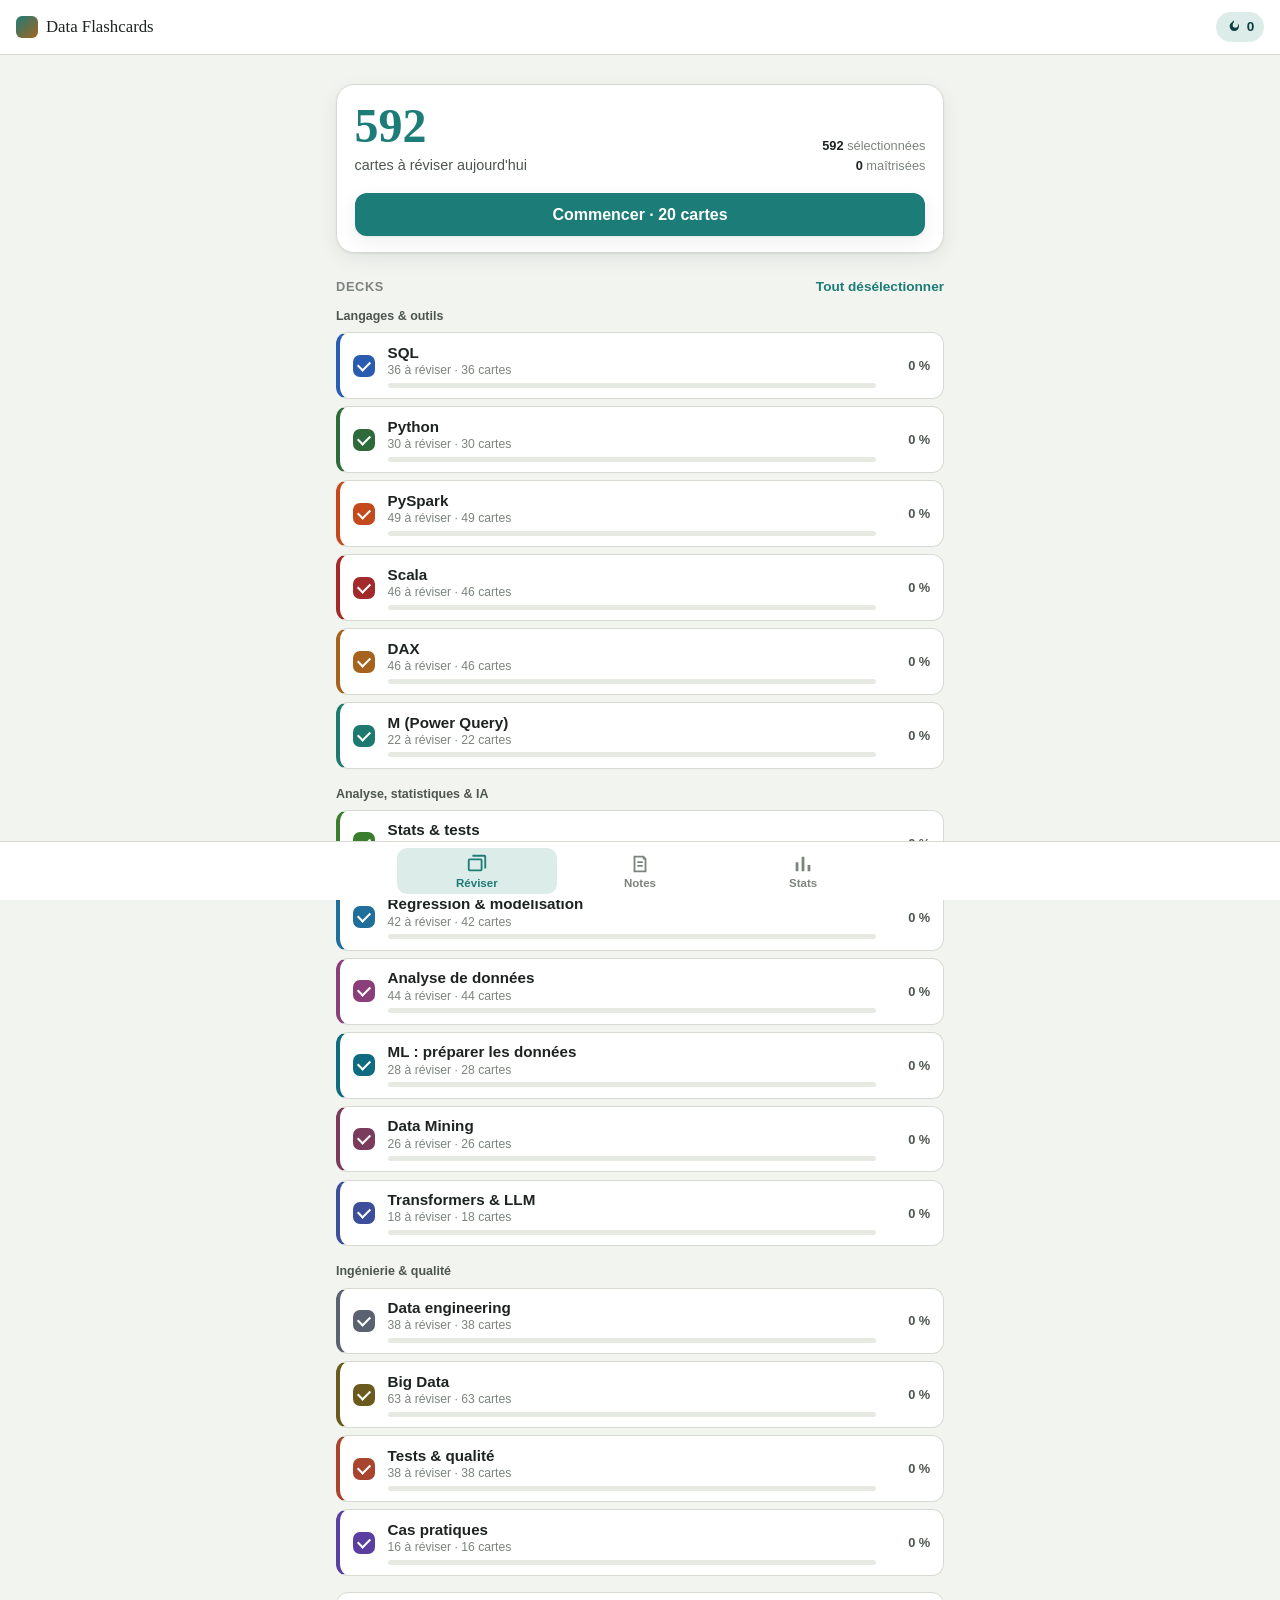
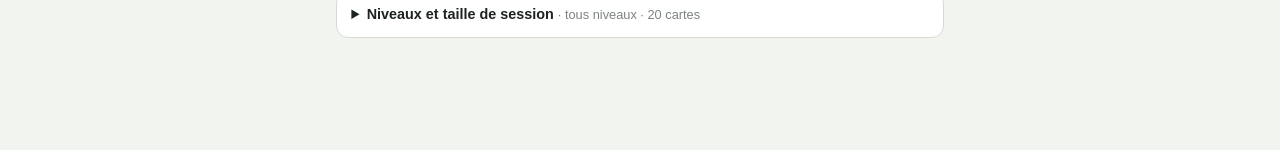
<file: index.html>
<!doctype html>
<html lang="fr">
<head>
<meta charset="UTF-8" />
<meta name="viewport" content="width=device-width, initial-scale=1, viewport-fit=cover" />
<title>Data Flashcards — SQL, M, DAX, PySpark, Scala</title>
<meta name="description" content="Révise SQL, Power Query M, DAX, PySpark et Scala avec des flashcards à répétition espacée." />
<meta name="theme-color" content="#1c7c77" />
<link rel="manifest" href="manifest.webmanifest" />
<link rel="icon" href="icons/icon-192.png" />
<link rel="apple-touch-icon" href="icons/icon-192.png" />
<meta name="apple-mobile-web-app-capable" content="yes" />
<meta name="apple-mobile-web-app-status-bar-style" content="black-translucent" />
<link rel="stylesheet" href="css/style.css" />
</head>
<body>

<header class="topbar">
  <div class="brand">
    <span class="brand-mark" aria-hidden="true"></span>
    <span class="brand-name">Data Flashcards</span>
  </div>
  <div class="topbar-actions">
    <div class="streak-pill" id="streakPill" title="Série de jours consécutifs">
      <svg viewBox="0 0 24 24" width="16" height="16"><path fill="currentColor" d="M12 2c1 3-2 4-2 7a4 4 0 0 0 8 0c0-1-.3-2-.8-2.7.9.6 2.3 2 2.3 4.7a7 7 0 1 1-14 0C5.5 6.5 9.5 5 12 2Z"/></svg>
      <span id="streakCount">0</span>
    </div>
  </div>
</header>

<main id="app">

  <!-- ===== ÉCRAN ACCUEIL ===== -->
  <section id="screenHome" class="screen">
    <div class="hero">
      <div class="hero-row">
        <div>
          <div class="hero-num" id="statDue">0</div>
          <div class="hero-label">cartes à réviser aujourd'hui</div>
        </div>
        <div class="hero-side">
          <div><strong id="statSelected">0</strong> sélectionnées</div>
          <div><strong id="statMastered">0</strong> maîtrisées</div>
        </div>
      </div>
      <button id="btnStart" class="btn-primary btn-big" type="button">Commencer la session</button>
      <p class="hint" id="startHint"></p>
    </div>

    <div class="section-head">
      <h2 class="panel-title">Decks</h2>
      <button id="btnToggleAll" class="link-btn" type="button">Tout sélectionner</button>
    </div>
    <div id="deckGroups"></div>

    <details class="options" id="sessionOptions">
      <summary>Niveaux et taille de session <span id="optionsSummary"></span></summary>
      <div class="options-body">
        <h3 class="panel-title">Niveau</h3>
        <div class="chip-row" id="niveauChips"></div>
        <h3 class="panel-title">Taille de session</h3>
        <div class="chip-row" id="sizeChips">
          <button class="chip" data-size="10">10</button>
          <button class="chip chip-active" data-size="20">20</button>
          <button class="chip" data-size="40">40</button>
          <button class="chip" data-size="0">Tout</button>
        </div>
      </div>
    </details>
  </section>

  <section id="screenNotesList" class="screen">
    <h2 class="screen-title">Notes de cours</h2>
    <p class="screen-sub">Synthèses de tes cours avec schémas, exemples et pièges, liées à leurs cartes.</p>
    <div id="notesList" class="notes-list"></div>
    <p class="hint hint-left" id="notesEmpty" hidden>Aucun cours importé pour l'instant. Dans Claude Code : <code>/notes-de-cours chemin/du/cours.pdf</code></p>
  </section>

  <!-- ===== ÉCRAN SESSION ===== -->
  <section id="screenSession" class="screen">
    <div class="session-bar">
      <button id="btnQuit" class="icon-btn" type="button" aria-label="Quitter la session">
        <svg viewBox="0 0 24 24" width="20" height="20"><path fill="currentColor" d="M6.4 19 5 17.6 10.6 12 5 6.4 6.4 5 12 10.6 17.6 5 19 6.4 13.4 12 19 17.6 17.6 19 12 13.4Z"/></svg>
      </button>
      <div class="progress-track"><div class="progress-fill" id="progressFill"></div></div>
      <span class="progress-count" id="progressCount">0/0</span>
    </div>

    <div class="card-stage">
      <div class="card-tags">
        <span class="tag-langue" id="cardLangueTag">SQL</span>
        <span class="tag-niveau" id="cardNiveauTag">fondamentaux</span>
      </div>

      <div class="flashcard" id="flashcard">
        <div class="flashcard-front">
          <p class="q-text" id="questionText"></p>
          <pre class="q-code" id="questionCode" hidden></pre>
        </div>
        <div class="flashcard-back" id="flashcardBack" hidden>
          <div class="a-text" id="answerText"></div>
        </div>
      </div>

      <div class="qcm-choices" id="qcmChoices" hidden></div>

      <button id="btnReveal" class="btn-primary btn-big" type="button">Voir la réponse</button>
      <span class="kbd-hint" id="kbdHint">Espace : voir la réponse · 1 à 4 : noter</span>

      <div class="rating-row" id="ratingRow" hidden>
        <button class="rate-btn rate-again" data-rating="again" type="button"><span>Encore</span><small>&lt;1 j</small></button>
        <button class="rate-btn rate-hard" data-rating="hard" type="button"><span>Difficile</span><small id="ratePreviewHard"></small></button>
        <button class="rate-btn rate-good" data-rating="good" type="button"><span>Bien</span><small id="ratePreviewGood"></small></button>
        <button class="rate-btn rate-easy" data-rating="easy" type="button"><span>Facile</span><small id="ratePreviewEasy"></small></button>
      </div>
    </div>
  </section>

  <!-- ===== ÉCRAN FIN DE SESSION ===== -->
  <section id="screenDone" class="screen">
    <canvas id="confetti"></canvas>
    <div class="done-panel">
      <h2>Session terminée</h2>
      <p class="done-sub" id="doneSummary"></p>
      <div class="done-stats">
        <div class="done-stat rate-again"><span id="doneAgain">0</span><small>encore</small></div>
        <div class="done-stat rate-hard"><span id="doneHard">0</span><small>difficile</small></div>
        <div class="done-stat rate-good"><span id="doneGood">0</span><small>bien</small></div>
        <div class="done-stat rate-easy"><span id="doneEasy">0</span><small>facile</small></div>
      </div>
      <p class="streak-msg" id="streakMsg"></p>
      <button id="btnBackHome" class="btn-primary btn-big" type="button">Retour à l'accueil</button>
    </div>
  </section>

  <!-- ===== ÉCRAN STATS ===== -->
  <section id="screenNotes" class="screen">
    <div class="session-bar">
      <button id="btnNotesBack" class="icon-btn" type="button" aria-label="Retour">
        <svg viewBox="0 0 24 24" width="20" height="20"><path fill="currentColor" d="M20 11H7.8l5.6-5.6L12 4l-8 8 8 8 1.4-1.4L7.8 13H20Z"/></svg>
      </button>
      <h2 id="noteBarTitle">Toutes les notes</h2>
    </div>
    <article id="noteContent" class="note"></article>
  </section>

  <section id="screenStats" class="screen">
    <h2 class="screen-title">Statistiques</h2>

    <div class="panel">
      <h3 class="panel-title">Maîtrise par langage</h3>
      <div id="masteryBars"></div>
    </div>

    <div class="panel">
      <h3 class="panel-title">Cette semaine</h3>
      <div id="weekHeat" class="week-heat"></div>
    </div>

    <div class="panel">
      <h3 class="panel-title">Données</h3>
      <div class="btn-row">
        <button id="btnExport" class="btn-secondary" type="button">Exporter ma progression</button>
        <label class="btn-secondary file-btn">
          Importer
          <input type="file" id="importFile" accept="application/json" hidden />
        </label>
      </div>
      <button id="btnReset" class="btn-danger" type="button">Réinitialiser la progression</button>
    </div>
  </section>

</main>

<nav class="tabbar" id="tabbar" aria-label="Navigation">
  <button class="tab" data-tab="home" type="button">
    <svg viewBox="0 0 24 24" width="22" height="22" aria-hidden="true"><path fill="currentColor" d="M4 6h12a2 2 0 0 1 2 2v10a2 2 0 0 1-2 2H4a2 2 0 0 1-2-2V8a2 2 0 0 1 2-2Zm0 2v10h12V8H4Zm16-4H7V2h13a2 2 0 0 1 2 2v13h-2V4Z"/></svg>
    <span>Réviser</span>
  </button>
  <button class="tab" data-tab="notesList" type="button">
    <svg viewBox="0 0 24 24" width="22" height="22" aria-hidden="true"><path fill="currentColor" d="M5 3h11l3 3v15H5V3Zm2 2v14h10V7h-2V5H7Zm2 4h6v2H9V9Zm0 4h6v2H9v-2Z"/></svg>
    <span>Notes</span>
  </button>
  <button class="tab" data-tab="stats" type="button">
    <svg viewBox="0 0 24 24" width="22" height="22" aria-hidden="true"><path fill="currentColor" d="M4 20V10h3v10H4Zm6.5 0V4h3v16h-3ZM17 20v-7h3v7h-3Z"/></svg>
    <span>Stats</span>
  </button>
</nav>


<script type="module" src="js/app.js"></script>
</body>
</html>
</file>
<file: css/style.css>
@font-face {
  font-family: "DFC-Display";
  src: local("Iowan Old Style"), local("Palatino Linotype"), local("Georgia");
}

:root {
  --bg: #f2f4f0;
  --bg-raised: #ffffff;
  --bg-sunken: #e7eae3;
  --ink: #1d2320;
  --ink-soft: #4d564f;
  --ink-faint: #7c847d;
  --border: #d6dad2;
  --border-strong: #b9c0b5;
  --accent: #1c7c77;
  --accent-ink: #0d413f;
  --accent-soft: #dcece9;
  --code-bg: #e9ece4;
  --shadow: 0 1px 2px rgba(20,30,25,.06), 0 6px 20px rgba(20,30,25,.07);

  --lang-sql: #2a5db0;
  --lang-m: #1e7a6e;
  --lang-dax: #a6631e;
  --lang-pyspark: #c4491d;
  --lang-scala: #a32a2a;
  --lang-cas-pratique: #5b3fa0;

  --rate-again: #b3432f;
  --rate-again-bg: #f4ded8;
  --rate-hard: #a6741e;
  --rate-hard-bg: #f0e3c8;
  --rate-good: #1c7c77;
  --rate-good-bg: #dcece9;
  --rate-easy: #2a5db0;
  --rate-easy-bg: #dce6f5;

  --font-display: "DFC-Display", Georgia, "Iowan Old Style", serif;
  --font-body: -apple-system, "Segoe UI", "Helvetica Neue", Arial, sans-serif;
  --font-mono: "SF Mono", "Cascadia Code", "JetBrains Mono", Consolas, "Roboto Mono", monospace;
}

@media (prefers-color-scheme: dark) {
  :root {
    --bg: #14181a; --bg-raised: #1b2124; --bg-sunken: #10161a;
    --ink: #e8ebe5; --ink-soft: #a9b2ab; --ink-faint: #75807a;
    --border: #2b3236; --border-strong: #3a4348;
    --accent: #4fc2bb; --accent-ink: #d3f1ee; --accent-soft: #1c3532; --on-accent: #0b1e1d;
    --code-bg: #10161a;
    --lang-sql: #7ea6e8; --lang-m: #63c9b8; --lang-dax: #e0aa5c; --lang-pyspark: #f0906a; --lang-scala: #e07575; --lang-cas-pratique: #a68ce0;
    --rate-again: #e37a63; --rate-again-bg: #3a241e;
    --rate-hard: #e0b354; --rate-hard-bg: #3a2f18;
    --rate-good: #4fc2bb; --rate-good-bg: #1c3532;
    --rate-easy: #7ea6e8; --rate-easy-bg: #1c2a3a;
    --shadow: 0 1px 2px rgba(0,0,0,.35), 0 8px 24px rgba(0,0,0,.4);
  }
}
:root[data-theme="dark"] {
  --bg: #14181a; --bg-raised: #1b2124; --bg-sunken: #10161a;
  --ink: #e8ebe5; --ink-soft: #a9b2ab; --ink-faint: #75807a;
  --border: #2b3236; --border-strong: #3a4348;
  --accent: #4fc2bb; --accent-ink: #d3f1ee; --accent-soft: #1c3532; --on-accent: #0b1e1d;
  --code-bg: #10161a;
  --lang-sql: #7ea6e8; --lang-m: #63c9b8; --lang-dax: #e0aa5c; --lang-pyspark: #f0906a; --lang-scala: #e07575; --lang-cas-pratique: #a68ce0;
  --rate-again: #e37a63; --rate-again-bg: #3a241e;
  --rate-hard: #e0b354; --rate-hard-bg: #3a2f18;
  --rate-good: #4fc2bb; --rate-good-bg: #1c3532;
  --rate-easy: #7ea6e8; --rate-easy-bg: #1c2a3a;
}
:root[data-theme="light"] {
  --bg: #f2f4f0; --bg-raised: #ffffff; --bg-sunken: #e7eae3;
  --ink: #1d2320; --ink-soft: #4d564f; --ink-faint: #7c847d;
  --border: #d6dad2; --border-strong: #b9c0b5;
  --accent: #1c7c77; --accent-ink: #0d413f; --accent-soft: #dcece9; --on-accent: #fff;
  --code-bg: #e9ece4;
}

[hidden] { display: none !important; }
* { box-sizing: border-box; -webkit-tap-highlight-color: transparent; }
html, body { height: 100%; }
body {
  margin: 0;
  background: var(--bg);
  color: var(--ink);
  font-family: var(--font-body);
  line-height: 1.5;
  padding-bottom: env(safe-area-inset-bottom);
}
h1, h2, h3 { font-family: var(--font-display); margin: 0; text-wrap: balance; }
button { font-family: inherit; }
@media (prefers-reduced-motion: reduce) { * { animation-duration: .001ms !important; transition-duration: .001ms !important; } }

/* ---------- topbar ---------- */
.topbar {
  position: sticky; top: 0; z-index: 20;
  display: flex; align-items: center; justify-content: space-between;
  padding: .75rem 1rem; padding-top: calc(.75rem + env(safe-area-inset-top));
  background: var(--bg-raised); border-bottom: 1px solid var(--border);
}
.brand { display: flex; align-items: center; gap: .5rem; }
.brand-mark {
  width: 22px; height: 22px; border-radius: 6px;
  background: linear-gradient(135deg, var(--accent), var(--lang-dax));
}
.brand-name { font-family: var(--font-display); font-size: 1.05rem; }
.topbar-actions { display: flex; align-items: center; gap: .5rem; }
.icon-btn {
  border: none; background: none; color: var(--ink-soft); padding: .4rem; border-radius: 8px; cursor: pointer;
  display: flex; align-items: center; justify-content: center;
}
.icon-btn:hover { background: var(--bg-sunken); color: var(--ink); }
.streak-pill {
  display: flex; align-items: center; gap: .3rem; background: var(--accent-soft); color: var(--accent-ink);
  padding: .3rem .6rem; border-radius: 999px; font-weight: 700; font-size: .85rem;
}

/* ---------- layout ---------- */
main#app { max-width: 640px; margin: 0 auto; padding: 1rem 1rem 3rem; }
.screen { display: none; }
.screen.active { display: block; animation: fadeIn .25s ease; }
@keyframes fadeIn { from { opacity: 0; transform: translateY(4px); } to { opacity: 1; transform: none; } }

/* ---------- home ---------- */
.hero-stats { display: grid; grid-template-columns: repeat(3, 1fr); gap: .6rem; margin: .5rem 0 1.2rem; }
.stat-card {
  background: var(--bg-raised); border: 1px solid var(--border); border-radius: 12px;
  padding: .9rem .6rem; text-align: center; box-shadow: var(--shadow);
}
.stat-num { display: block; font-family: var(--font-display); font-size: 1.6rem; font-weight: 700; color: var(--accent-ink); font-variant-numeric: tabular-nums; }
.stat-label { font-size: .72rem; color: var(--ink-faint); text-transform: uppercase; letter-spacing: .04em; }

.panel { margin-bottom: 1.1rem; }
.panel-title { font-size: .8rem; text-transform: uppercase; letter-spacing: .05em; color: var(--ink-faint); font-family: var(--font-body); font-weight: 700; margin-bottom: .5rem; }

.chip-row { display: flex; flex-wrap: wrap; gap: .5rem; }
.chip {
  border: 1.5px solid var(--border-strong); background: var(--bg-raised); color: var(--ink-soft);
  border-radius: 999px; padding: .45rem .9rem; font-size: .87rem; cursor: pointer; font-weight: 600;
}
.chip .dot { display: inline-block; width: 8px; height: 8px; border-radius: 50%; margin-right: .4rem; }
.chip-link { text-decoration: none; display: inline-block; }
.chip-active { border-color: var(--accent); background: var(--accent-soft); color: var(--accent-ink); }

.btn-primary {
  background: var(--accent); color: var(--on-accent, #fff); border: none; border-radius: 12px; padding: .8rem 1.2rem;
  font-weight: 700; font-size: 1rem; cursor: pointer; box-shadow: var(--shadow);
}
.btn-primary:active { transform: translateY(1px); }
.btn-big { width: 100%; }
.btn-secondary {
  background: var(--bg-raised); color: var(--ink); border: 1.5px solid var(--border-strong); border-radius: 10px;
  padding: .6rem 1rem; font-weight: 600; cursor: pointer; font-size: .9rem;
}
.btn-danger {
  background: none; color: var(--rate-again); border: 1.5px solid var(--rate-again); border-radius: 10px;
  padding: .6rem 1rem; font-weight: 600; cursor: pointer; margin-top: .7rem; width: 100%;
}
.btn-row { display: flex; gap: .6rem; flex-wrap: wrap; }
.file-btn { display: inline-flex; align-items: center; justify-content: center; }
.hint { text-align: center; color: var(--ink-faint); font-size: .82rem; margin-top: .6rem; }

/* ---------- session ---------- */
.session-bar { display: flex; align-items: center; gap: .7rem; margin-bottom: 1.2rem; }
.session-bar h2 { font-size: 1.15rem; }
.progress-track { flex: 1; height: 6px; background: var(--bg-sunken); border-radius: 999px; overflow: hidden; }
.progress-fill { height: 100%; background: var(--accent); width: 0%; transition: width .3s ease; }
.progress-count { font-size: .8rem; color: var(--ink-faint); font-variant-numeric: tabular-nums; }

.card-tags { display: flex; gap: .5rem; margin-bottom: .7rem; }
.tag-langue, .tag-niveau {
  font-size: .68rem; text-transform: uppercase; letter-spacing: .05em; font-weight: 700;
  padding: .25rem .55rem; border-radius: 999px; color: #fff;
}
.tag-niveau { background: var(--bg-sunken); color: var(--ink-faint); }

.flashcard {
  position: relative; min-height: 220px; perspective: 1400px;
  background: var(--bg-raised); border: 1px solid var(--border); border-radius: 16px;
  box-shadow: var(--shadow); padding: 1.5rem 1.3rem; margin-bottom: 1rem;
}
.flashcard-front, .flashcard-back { display: flex; align-items: center; justify-content: center; flex-direction: column; min-height: 170px; }
.flashcard-back { border-top: 1px dashed var(--border); margin-top: 1rem; padding-top: 1rem; }
.q-text { font-size: 1.15rem; font-weight: 600; text-align: center; margin: 0; text-wrap: balance; }
.q-code { width: 100%; }
.a-text { font-size: 1.02rem; color: var(--ink-soft); text-align: left; white-space: pre-wrap; margin: 0; width: 100%; }
.a-text strong { color: var(--ink); }
.a-extra { margin-top: 1rem; padding-top: .8rem; border-top: 1px solid var(--border); white-space: normal; }
.a-extra h4 {
  margin: 0 0 .35rem; font-size: .72rem; font-weight: 700; letter-spacing: .08em;
  text-transform: uppercase; color: var(--accent);
}
.a-extra p { margin: 0; font-size: .95rem; line-height: 1.5; color: var(--ink-soft); white-space: pre-wrap; }
.a-extra pre.a-example { margin-top: .3rem; font-size: .8rem; line-height: 1.45; }
.kbd-hint { display: block; margin-top: .35rem; font-size: .75rem; color: var(--ink-faint); text-align: center; }
@media (hover: none) { .kbd-hint { display: none; } }

pre.q-code, pre.a-code {
  background: var(--code-bg); border: 1px solid var(--border); border-radius: 10px; padding: .9rem 1rem;
  font-family: var(--font-mono); font-size: .84rem; overflow-x: auto; width: 100%; margin: .8rem 0 0;
  white-space: pre-wrap; word-break: break-word;
}

.qcm-choices { display: grid; gap: .6rem; margin-bottom: 1rem; }
.qcm-choice {
  text-align: left; padding: .8rem 1rem; border-radius: 10px; border: 1.5px solid var(--border-strong);
  background: var(--bg-raised); cursor: pointer; font-size: .95rem; color: var(--ink);
}
.qcm-choice:hover { border-color: var(--accent); }
.qcm-choice.correct { border-color: var(--rate-good); background: var(--rate-good-bg); }
.qcm-choice.wrong { border-color: var(--rate-again); background: var(--rate-again-bg); }
.qcm-choice[disabled] { cursor: default; }

.rating-row { display: grid; grid-template-columns: repeat(4, 1fr); gap: .5rem; }
.rate-btn {
  border: none; border-radius: 12px; padding: .7rem .3rem; cursor: pointer; font-weight: 700;
  display: flex; flex-direction: column; gap: .15rem; align-items: center; font-size: .85rem;
}
.rate-btn small { font-weight: 500; font-size: .68rem; opacity: .8; font-variant-numeric: tabular-nums; }
.rate-again { background: var(--rate-again-bg); color: var(--rate-again); }
.rate-hard { background: var(--rate-hard-bg); color: var(--rate-hard); }
.rate-good { background: var(--rate-good-bg); color: var(--rate-good); }
.rate-easy { background: var(--rate-easy-bg); color: var(--rate-easy); }

/* ---------- done screen ---------- */
#screenDone { position: relative; text-align: center; padding-top: 2.5rem; }
#confetti { position: fixed; inset: 0; pointer-events: none; z-index: 5; }
.done-panel { position: relative; z-index: 6; }
.done-sub { color: var(--ink-soft); margin: .5rem 0 1.5rem; }
.done-stats { display: grid; grid-template-columns: repeat(4, 1fr); gap: .6rem; margin-bottom: 1.5rem; }
.done-stat { border-radius: 12px; padding: .8rem .3rem; }
.done-stat span { display: block; font-family: var(--font-display); font-size: 1.4rem; font-weight: 700; }
.done-stat small { font-size: .7rem; text-transform: uppercase; letter-spacing: .04em; opacity: .8; }
.streak-msg { color: var(--accent-ink); font-weight: 600; margin-bottom: 1.5rem; }

/* ---------- stats screen ---------- */
.mastery-row { margin-bottom: .8rem; }
.mastery-head { display: flex; justify-content: space-between; font-size: .85rem; margin-bottom: .3rem; }
.mastery-track { height: 10px; background: var(--bg-sunken); border-radius: 999px; overflow: hidden; }
.mastery-fill { height: 100%; border-radius: 999px; }

.week-heat { display: flex; gap: .4rem; }
.week-day { flex: 1; text-align: center; }
.week-day .cell {
  height: 34px; border-radius: 8px; background: var(--bg-sunken); margin-bottom: .3rem;
  display: flex; align-items: center; justify-content: center; font-size: .72rem; color: var(--ink-faint); font-weight: 700;
}
.week-day .lbl { font-size: .68rem; color: var(--ink-faint); }

/* ---------- flip animation ---------- */
.flashcard-back[data-visible="true"] { animation: revealIn .25s ease; }
@keyframes revealIn { from { opacity: 0; transform: translateY(6px); } to { opacity: 1; transform: none; } }

@media (min-width: 640px) {
  .rating-row { grid-template-columns: repeat(4, 1fr); }
  main#app { padding-top: 1.5rem; }
}

/* ---------- notes de cours ---------- */
.hint-left { text-align: left; }
.hint code, .note code { font-family: var(--font-mono); font-size: .85em; background: var(--code-bg); padding: .05em .3em; border-radius: 4px; }
.note { line-height: 1.6; }
.note-head { margin-bottom: 1.2rem; }
.note-title { font-size: 1.5rem; margin-bottom: .25rem; }
.note-source { color: var(--ink-faint); font-size: .82rem; margin: 0 0 .6rem; }
.note-resume { color: var(--ink-soft); margin: .3rem 0; }
.note-prereq { display: flex; flex-wrap: wrap; align-items: center; gap: .4rem; margin-bottom: 1rem; }
.note-prereq-label { font-size: .75rem; font-weight: 700; text-transform: uppercase; letter-spacing: .06em; color: var(--ink-faint); margin-right: .2rem; }
.note-toc { background: var(--bg-raised); border: 1px solid var(--border); border-radius: 12px; padding: .8rem 1rem; margin-bottom: 1.4rem; }
.note-toc ol { margin: 0; padding-left: 1.2rem; }
.note-toc a { color: var(--accent); text-decoration: none; }
.note-chapter { margin-bottom: 1.8rem; scroll-margin-top: 4.5rem; }
.note-h2 { font-size: 1.2rem; margin: 0 0 .4rem; padding-bottom: .3rem; border-bottom: 2px solid var(--accent-soft); }
.note-objectif { color: var(--ink-faint); font-style: italic; font-size: .9rem; margin: 0 0 .7rem; }
.note-p { margin: .5rem 0; color: var(--ink); }
.note-list { margin: .5rem 0; padding-left: 1.3rem; }
.note-list li { margin: .2rem 0; }
.note-box { border: 1px solid var(--border); border-left: 4px solid var(--accent); border-radius: 10px; background: var(--bg-raised); padding: .7rem .9rem; margin: .8rem 0; }
.note-box .note-p { margin: .3rem 0; }
.note-box-label { font-size: .72rem; font-weight: 700; text-transform: uppercase; letter-spacing: .08em; color: var(--accent); margin-bottom: .2rem; }
.note-attention { border-left-color: var(--rate-again); }
.note-attention .note-box-label { color: var(--rate-again); }
.note-application { border-left-color: var(--rate-good); }
.note-application .note-box-label { color: var(--rate-good); }
.note-renvoi { border-left-color: var(--ink-faint); border-style: dashed; border-left-style: solid; }
.note-renvoi .note-box-label { color: var(--ink-faint); }
.note-retenir { border-left-width: 6px; }
.note-sub { font-size: .75rem; color: var(--ink-faint); margin-top: .5rem; }
.note-code { margin-top: .4rem; font-size: .8rem; line-height: 1.45; }
.note-formula { font-family: var(--font-mono); font-size: 1rem; text-align: center; padding: .5rem; overflow-x: auto; }
.note-goto { margin-top: .4rem; }
.note-schema { margin: 1rem 0; text-align: center; }
.note-svg { background: var(--bg-raised); border: 1px solid var(--border); border-radius: 12px; padding: .8rem; overflow-x: auto; color: var(--ink-soft); }
.note-svg svg { max-width: 100%; height: auto; display: block; margin: 0 auto; font-family: var(--font-body); }
.note-schema figcaption { font-size: .82rem; color: var(--ink-faint); margin-top: .4rem; }
.note-table-wrap { overflow-x: auto; margin: .8rem 0; }
.note-table { border-collapse: collapse; width: 100%; font-size: .88rem; }
.note-table th, .note-table td { border: 1px solid var(--border); padding: .4rem .55rem; text-align: left; vertical-align: top; }
.note-table th { background: var(--bg-sunken); }
.note-review { margin-top: .5rem; }
/* Classes à utiliser dans les schémas SVG (suivent le thème clair/sombre) */
.note-svg .s-box { fill: var(--bg-sunken); stroke: var(--border-strong); stroke-width: 1.5; }
.note-svg .s-acc { fill: var(--accent-soft); stroke: var(--accent); stroke-width: 1.5; }
.note-svg .s-warn { fill: var(--rate-again-bg); stroke: var(--rate-again); stroke-width: 1.5; }
.note-svg .s-ok { fill: var(--rate-good-bg); stroke: var(--rate-good); stroke-width: 1.5; }
.note-svg .s-line { fill: none; stroke: var(--ink-soft); stroke-width: 1.5; }
.note-svg .s-dash { fill: none; stroke: var(--ink-faint); stroke-width: 1.2; stroke-dasharray: 4 3; }
.note-svg .s-txt { fill: var(--ink); font-size: 13px; }
.note-svg .s-sub { fill: var(--ink-faint); font-size: 11px; }
.note-svg .s-bold { fill: var(--ink); font-size: 13px; font-weight: 700; }
.note-svg .s-arrow { fill: var(--ink-soft); }

/* ---------- accueil v2 ---------- */
.hero {
  background: var(--bg-raised); border: 1px solid var(--border); border-radius: 18px;
  padding: 1.1rem 1.1rem 1rem; box-shadow: var(--shadow); margin: .3rem 0 1.4rem;
}
.hero-row { display: flex; align-items: flex-end; justify-content: space-between; gap: 1rem; margin-bottom: 1rem; }
.hero-num { font-family: var(--font-display); font-size: 3rem; line-height: 1; font-weight: 700; color: var(--accent); font-variant-numeric: tabular-nums; }
.hero-label { font-size: .9rem; color: var(--ink-soft); margin-top: .3rem; }
.hero-side { text-align: right; font-size: .8rem; color: var(--ink-faint); line-height: 1.6; }
.hero-side strong { color: var(--ink); font-variant-numeric: tabular-nums; }
.btn-primary:disabled { opacity: .45; cursor: default; box-shadow: none; }
.hero .hint:empty { display: none; }

.section-head { display: flex; align-items: baseline; justify-content: space-between; }
.link-btn { background: none; border: none; color: var(--accent); font-weight: 600; font-size: .85rem; cursor: pointer; padding: .2rem 0; }

.deck-group { margin-bottom: 1rem; }
.deck-group-title { font-size: .78rem; font-weight: 600; color: var(--ink-soft); margin: .2rem 0 .4rem; }
.deck-row {
  --deck: var(--accent);
  display: flex; align-items: center; gap: .8rem; width: 100%; text-align: left; cursor: pointer;
  background: var(--bg-raised); border: 1px solid var(--border); border-left: 4px solid var(--border-strong);
  border-radius: 12px; padding: .65rem .8rem; margin-bottom: .45rem; color: var(--ink);
  transition: border-color .15s ease, background .15s ease;
}
.deck-row.deck-on { border-left-color: var(--deck); }
.deck-row:not(.deck-on) { opacity: .62; }
.deck-check {
  flex: none; width: 22px; height: 22px; border-radius: 7px; border: 2px solid var(--border-strong);
  display: grid; place-items: center;
}
.deck-on .deck-check { background: var(--deck); border-color: var(--deck); }
.deck-on .deck-check::after { content: ""; width: 10px; height: 6px; border: 2.5px solid #fff; border-top: 0; border-right: 0; transform: rotate(-45deg) translate(1px, -1px); }
.deck-main { flex: 1; min-width: 0; display: flex; flex-direction: column; gap: .15rem; }
.deck-name { font-weight: 700; font-size: .95rem; }
.deck-meta { font-size: .76rem; color: var(--ink-faint); }
.deck-bar { height: 5px; background: var(--bg-sunken); border-radius: 999px; overflow: hidden; margin-top: .2rem; }
.deck-bar span { display: block; height: 100%; background: var(--deck); border-radius: 999px; }
.deck-pct { font-size: .8rem; font-weight: 700; color: var(--ink-soft); font-variant-numeric: tabular-nums; min-width: 2.6rem; text-align: right; }

.options { background: var(--bg-raised); border: 1px solid var(--border); border-radius: 12px; padding: .7rem .9rem; margin: .4rem 0 1rem; }
.options summary { cursor: pointer; font-weight: 600; font-size: .9rem; color: var(--ink); }
.options summary span { font-weight: 400; color: var(--ink-faint); font-size: .8rem; }
.options-body { margin-top: .8rem; display: flex; flex-direction: column; gap: .5rem; }
.options-body .panel-title { margin: .3rem 0 0; }

/* ---------- écrans à onglets ---------- */
.screen-title { font-size: 1.45rem; margin: .4rem 0 .2rem; }
.screen-sub { color: var(--ink-faint); font-size: .88rem; margin: 0 0 1rem; }
.notes-list { display: flex; flex-direction: column; gap: .7rem; }
.note-card {
  --deck: var(--accent);
  display: flex; flex-direction: column; gap: .25rem; text-align: left; cursor: pointer; width: 100%;
  background: var(--bg-raised); border: 1px solid var(--border); border-top: 4px solid var(--deck);
  border-radius: 14px; padding: .9rem 1rem; box-shadow: var(--shadow); color: var(--ink);
}
.note-card-title { font-family: var(--font-display); font-size: 1.12rem; font-weight: 700; }
.note-card-src { font-size: .78rem; color: var(--ink-faint); }
.note-card-meta { font-size: .8rem; color: var(--accent); font-weight: 600; margin-top: .2rem; }

.tabbar {
  position: fixed; left: 0; right: 0; bottom: 0; z-index: 30;
  display: flex; justify-content: center; gap: .2rem;
  background: var(--bg-raised); border-top: 1px solid var(--border);
  padding: .35rem .5rem calc(.35rem + env(safe-area-inset-bottom));
}
.tab {
  flex: 1; max-width: 160px; display: flex; flex-direction: column; align-items: center; gap: .1rem;
  background: none; border: none; color: var(--ink-faint); font-size: .72rem; font-weight: 600;
  padding: .35rem 0; border-radius: 10px; cursor: pointer;
}
.tab.tab-active { color: var(--accent); background: var(--accent-soft); }
body.with-tabbar main#app { padding-bottom: 6rem; }
</file>
